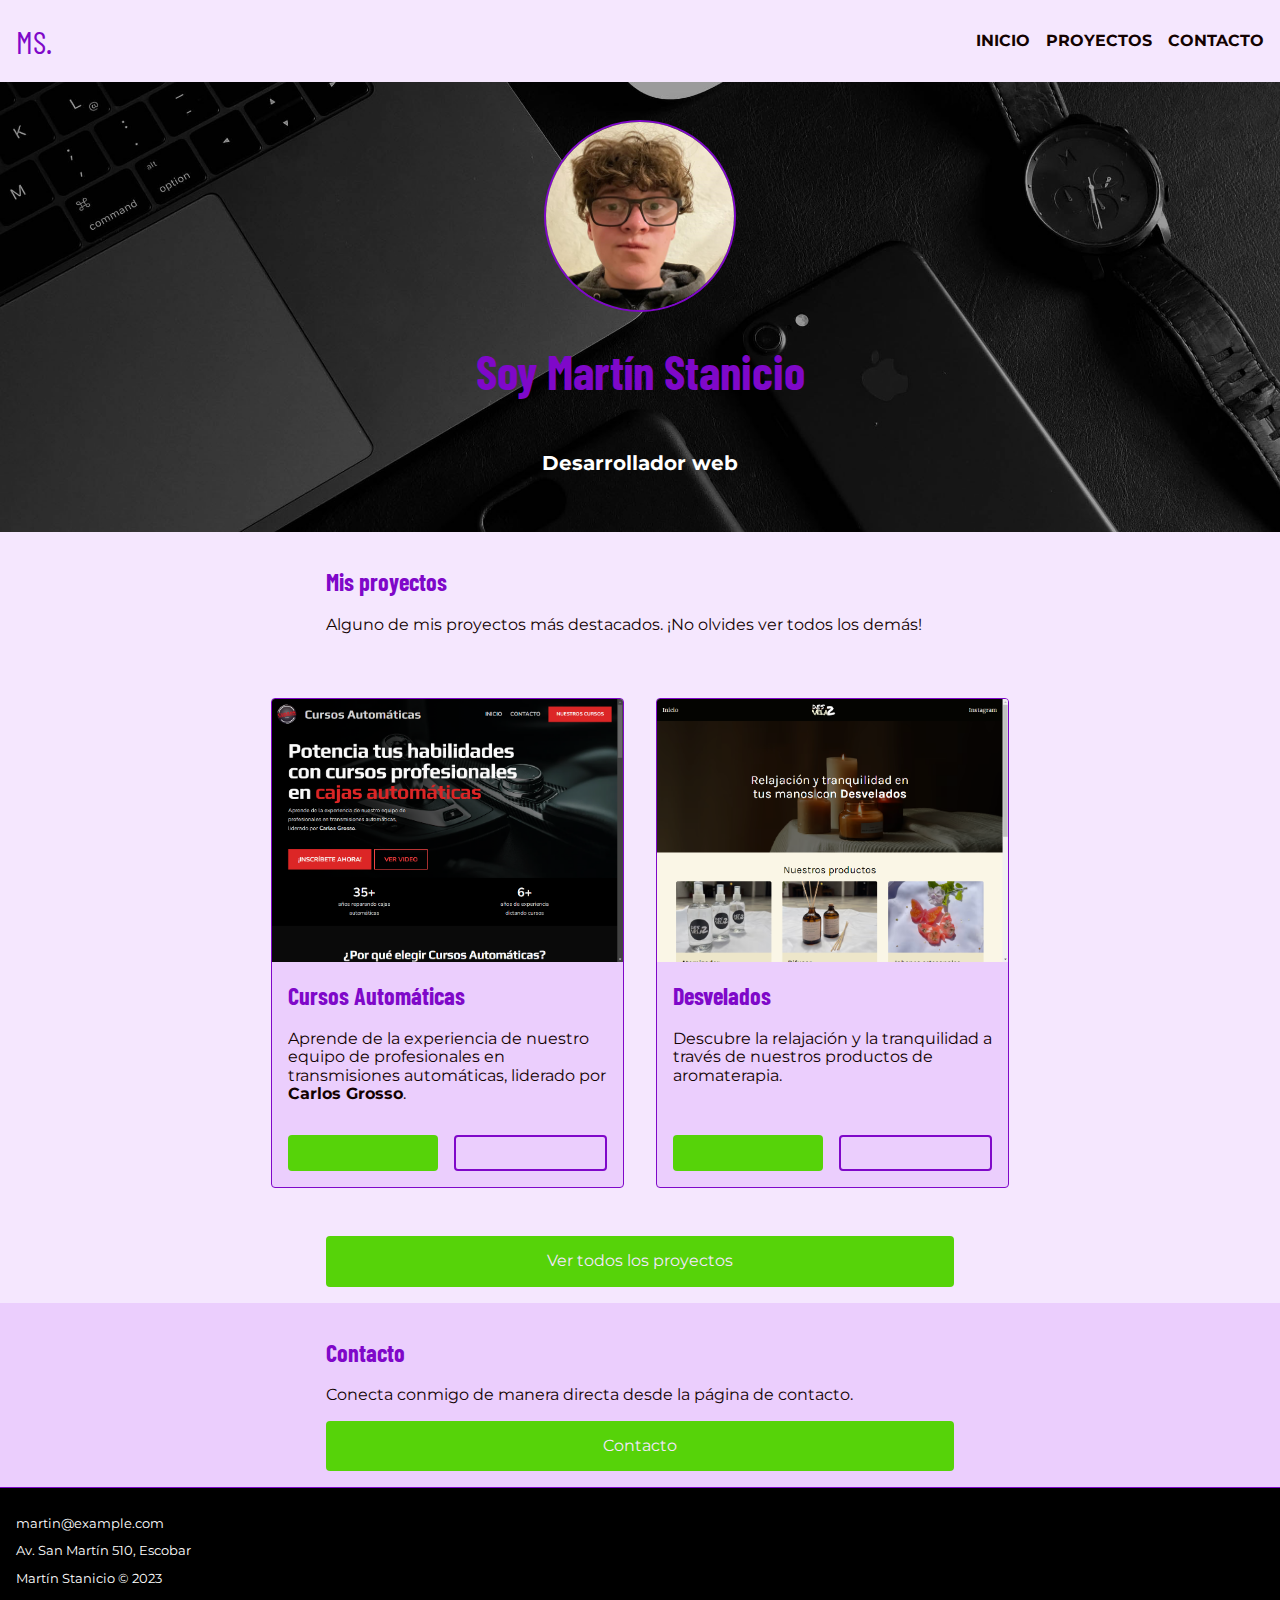
<file: index.html>
<!DOCTYPE html>
<html lang="es">
  <head>
    <title>Martín Stanicio: Portafolio</title>

    <meta charset="UTF-8" />
    <meta name="viewport" content="width=device-width, initial-scale=1.0" />

    <link rel="stylesheet" href="styles/main.css" />
    <link rel="preconnect" href="https://fonts.googleapis.com" />
    <link rel="preconnect" href="https://fonts.gstatic.com" crossorigin />
    <link
      href="https://fonts.googleapis.com/css2?family=Barlow+Condensed&family=Montserrat:wght@400;700&display=swap"
      rel="stylesheet"
    />
    <link
      rel="stylesheet"
      href="https://cdnjs.cloudflare.com/ajax/libs/font-awesome/6.4.2/css/all.min.css"
      integrity="sha512-z3gLpd7yknf1YoNbCzqRKc4qyor8gaKU1qmn+CShxbuBusANI9QpRohGBreCFkKxLhei6S9CQXFEbbKuqLg0DA=="
      crossorigin="anonymous"
      referrerpolicy="no-referrer"
    />

    <script src="script.js" defer></script>
  </head>
  <body>
    <header>
      <a href="/index.html" class="brand">MS.</a>
      <i class="fa-solid fa-bars" id="menu-open"></i>
      <nav>
        <i class="fa-solid fa-xmark" id="menu-close"></i>
        <ul>
          <li><a href="/index.html">Inicio</a></li>
          <li><a href="/proyectos.html">Proyectos</a></li>
          <li><a href="/contacto.html">Contacto</a></li>
        </ul>
      </nav>
    </header>
    <section class="hero">
      <img src="img/profile.jpg" alt="Foto de perfil" />
      <h1>Soy <span>Martín Stanicio</span></h1>
      <p>Desarrollador web</p>
    </section>
    <main>
      <section>
        <div class="container">
          <h2>Mis proyectos</h2>
          <p>
            Alguno de mis proyectos más destacados. ¡No olvides ver todos los
            demás!
          </p>
        </div>
        <div class="card-group">
          <section class="card">
            <img src="img/cursosautomaticas.png" alt="Cursos Automáticas" />
            <div>
              <div>
                <h2>Cursos Automáticas</h2>
                <p>
                  Aprende de la experiencia de nuestro equipo de profesionales
                  en transmisiones automáticas, liderado por
                  <b>Carlos Grosso</b>.
                </p>
              </div>
            </div>
            <div class="button-group">
              <a
                href="https://www.cursosautomaticas.com"
                class="button primary"
              >
                <i class="fa-solid fa-up-right-from-square"></i>
              </a>
              <a
                href="https://github.com/martinstanicio/cursosautomaticas"
                class="button secondary"
              >
                <i class="fa-brands fa-github"></i>
              </a>
            </div>
          </section>
          <section class="card">
            <img
              src="img/desvelados.png"
              alt="Relajación y tranquilidad en tu Manos con Desvelados"
            />
            <div>
              <h2>Desvelados</h2>
              <p>
                Descubre la relajación y la tranquilidad a través de nuestros
                productos de aromaterapia.
              </p>
            </div>
            <div class="button-group">
              <a
                href="https://martinstanicio.github.io/desvelados"
                class="button primary"
              >
                <i class="fa-solid fa-up-right-from-square"></i>
              </a>
              <a
                href="https://github.com/martinstanicio/desvelados"
                class="button secondary"
              >
                <i class="fa-brands fa-github"></i>
              </a>
            </div>
          </section>
        </div>
        <div class="container">
          <a href="/proyectos.html" class="button primary">
            Ver todos los proyectos
          </a>
        </div>
      </section>
      <div class="contact-section">
        <section class="container">
          <h2>Contacto</h2>
          <p>Conecta conmigo de manera directa desde la página de contacto.</p>
          <a href="/contacto.html" class="button primary">Contacto</a>
        </section>
      </div>
    </main>
    <footer>
      <p><a href="mailto:martin@example.com">martin@example.com</a></p>
      <p>Av. San Martín 510, Escobar</p>
      <p>Martín Stanicio &copy; 2023</p>
    </footer>
  </body>
</html>
</file>
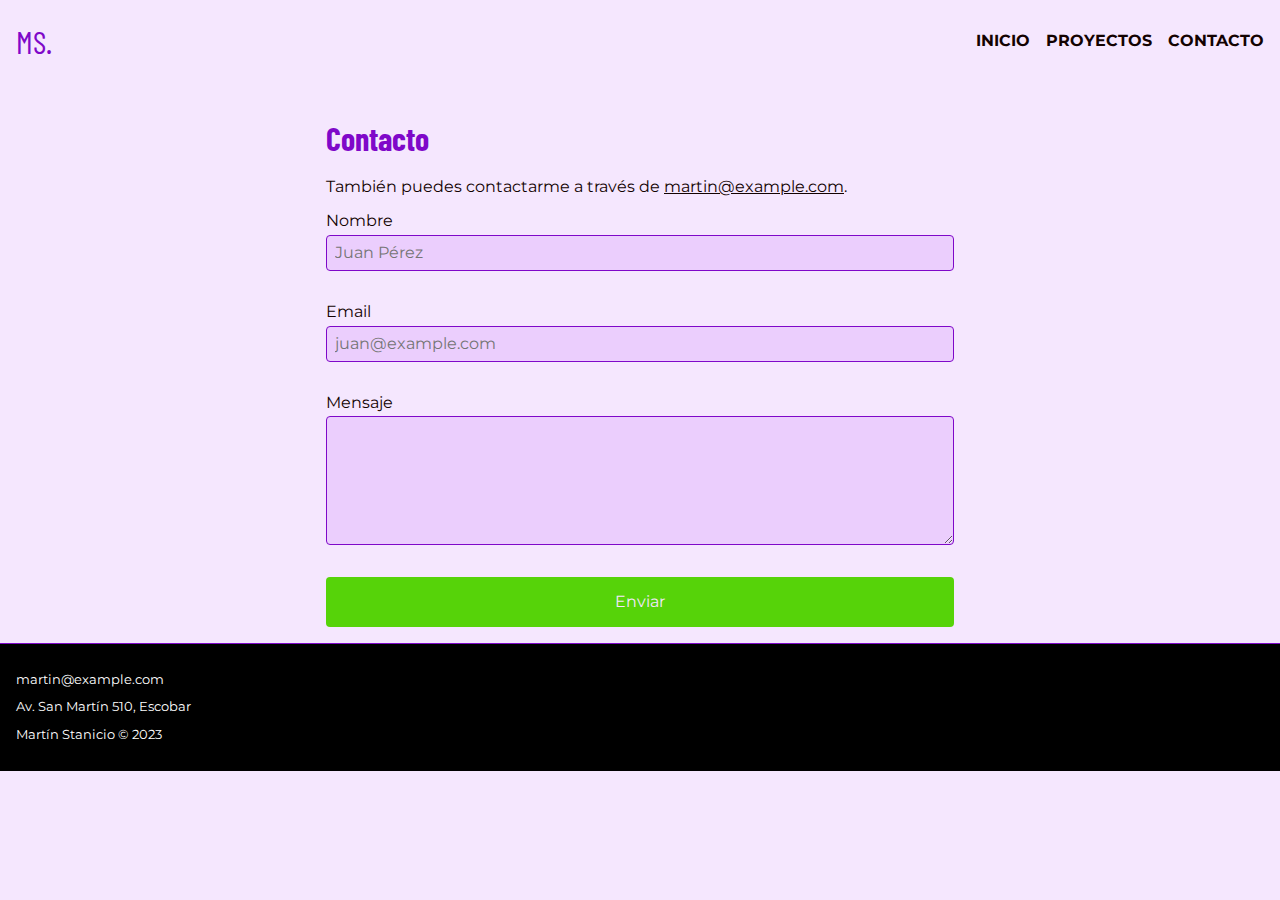
<file: contacto.html>
<!DOCTYPE html>
<html lang="es">
  <head>
    <title>Contacto | Martín Stanicio: Portafolio</title>

    <meta charset="UTF-8" />
    <meta name="viewport" content="width=device-width, initial-scale=1.0" />

    <link rel="stylesheet" href="styles/main.css" />
    <link rel="preconnect" href="https://fonts.googleapis.com" />
    <link rel="preconnect" href="https://fonts.gstatic.com" crossorigin />
    <link
      href="https://fonts.googleapis.com/css2?family=Barlow+Condensed&family=Montserrat:wght@400;700&display=swap"
      rel="stylesheet"
    />
    <link
      rel="stylesheet"
      href="https://cdnjs.cloudflare.com/ajax/libs/font-awesome/6.4.2/css/all.min.css"
      integrity="sha512-z3gLpd7yknf1YoNbCzqRKc4qyor8gaKU1qmn+CShxbuBusANI9QpRohGBreCFkKxLhei6S9CQXFEbbKuqLg0DA=="
      crossorigin="anonymous"
      referrerpolicy="no-referrer"
    />

    <script src="script.js" defer></script>
  </head>
  <body>
    <header>
      <a href="/index.html" class="brand">MS.</a>
      <i class="fa-solid fa-bars" id="menu-open"></i>
      <nav>
        <i class="fa-solid fa-xmark" id="menu-close"></i>
        <ul>
          <li><a href="/index.html">Inicio</a></li>
          <li><a href="/proyectos.html">Proyectos</a></li>
          <li><a href="/contacto.html">Contacto</a></li>
        </ul>
      </nav>
    </header>
    <main class="container">
      <h1>Contacto</h1>
      <p>
        También puedes contactarme a través de
        <a href="mailto:martin@example.com">martin@example.com</a>.
      </p>
      <form>
        <div class="field">
          <label for="name">Nombre</label>
          <input type="text" id="name" placeholder="Juan Pérez" required />
        </div>
        <div class="field">
          <label for="email">Email</label>
          <input
            type="email"
            id="email"
            placeholder="juan@example.com"
            required
          />
        </div>
        <div class="field">
          <label for="message">Mensaje</label>
          <textarea id="message" rows="6" required></textarea>
        </div>

        <input type="submit" value="Enviar" class="button primary" />
      </form>
    </main>
    <footer>
      <p><a href="mailto:martin@example.com">martin@example.com</a></p>
      <p>Av. San Martín 510, Escobar</p>
      <p>Martín Stanicio &copy; 2023</p>
    </footer>
  </body>
</html>
</file>
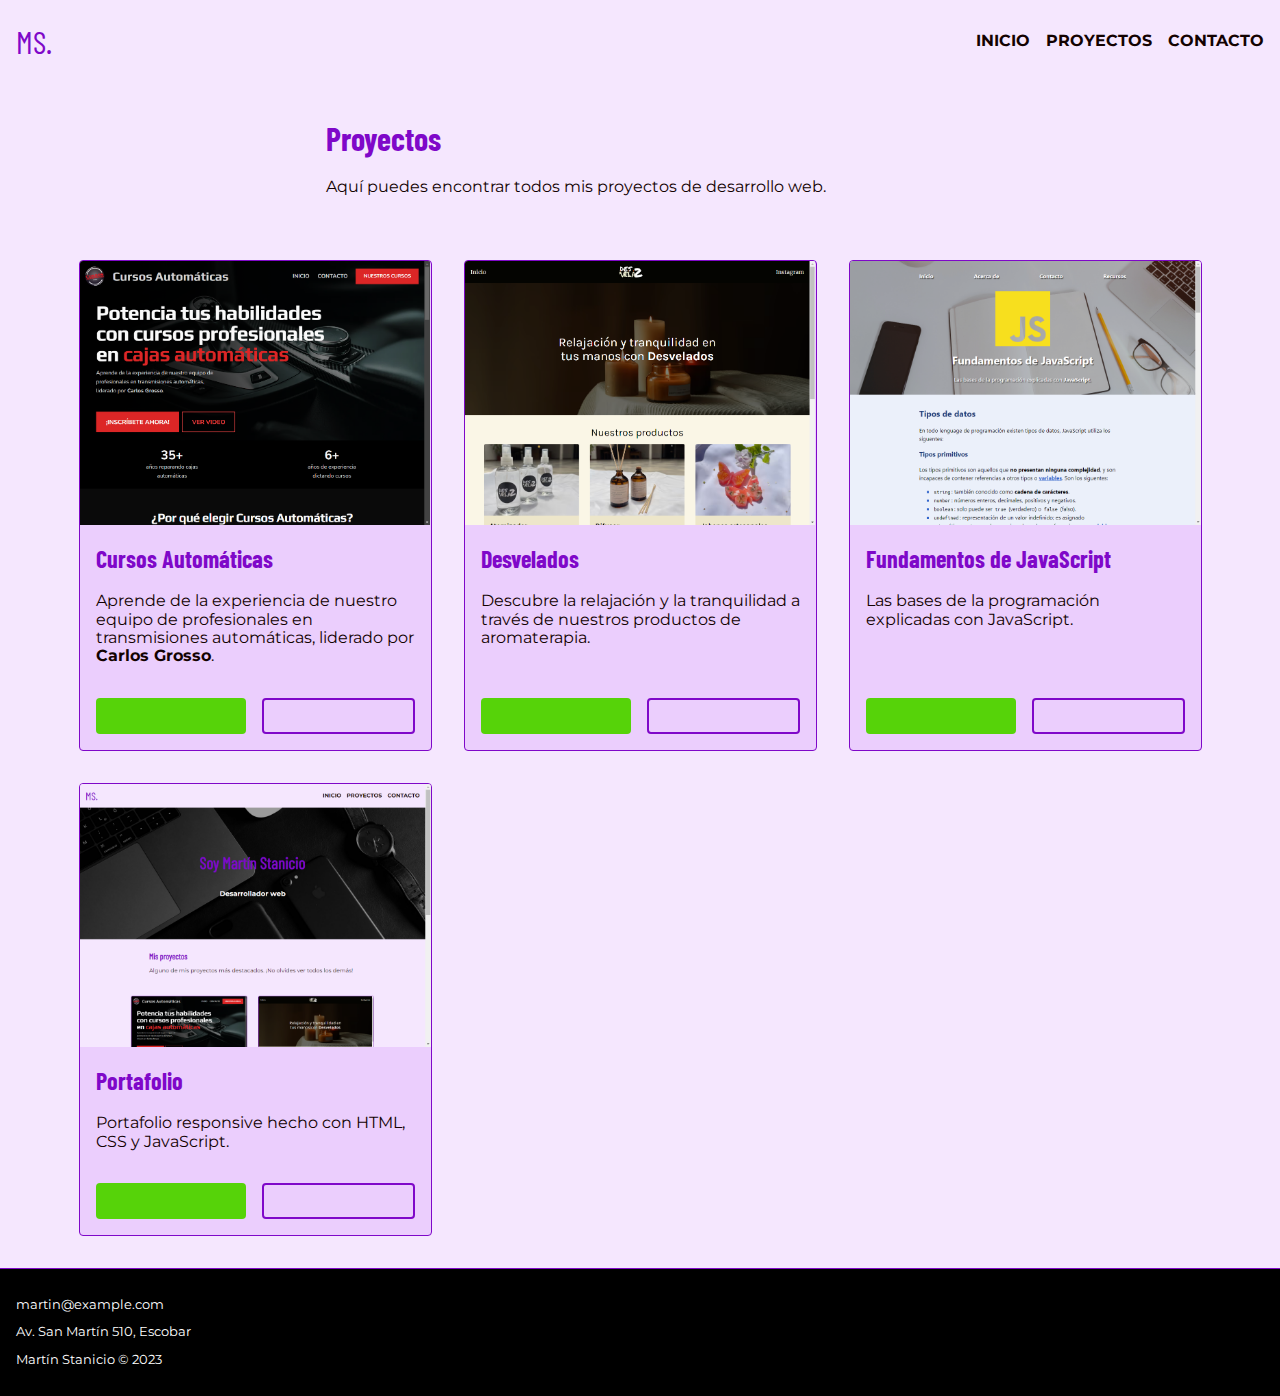
<file: proyectos.html>
<!DOCTYPE html>
<html lang="es">
  <head>
    <title>Proyectos | Martín Stanicio: Portafolio</title>

    <meta charset="UTF-8" />
    <meta name="viewport" content="width=device-width, initial-scale=1.0" />

    <link rel="stylesheet" href="styles/main.css" />
    <link rel="preconnect" href="https://fonts.googleapis.com" />
    <link rel="preconnect" href="https://fonts.gstatic.com" crossorigin />
    <link
      href="https://fonts.googleapis.com/css2?family=Barlow+Condensed&family=Montserrat:wght@400;700&display=swap"
      rel="stylesheet"
    />
    <link
      rel="stylesheet"
      href="https://cdnjs.cloudflare.com/ajax/libs/font-awesome/6.4.2/css/all.min.css"
      integrity="sha512-z3gLpd7yknf1YoNbCzqRKc4qyor8gaKU1qmn+CShxbuBusANI9QpRohGBreCFkKxLhei6S9CQXFEbbKuqLg0DA=="
      crossorigin="anonymous"
      referrerpolicy="no-referrer"
    />

    <script src="script.js" defer></script>
  </head>
  <body>
    <header>
      <a href="/index.html" class="brand">MS.</a>
      <i class="fa-solid fa-bars" id="menu-open"></i>
      <nav>
        <i class="fa-solid fa-xmark" id="menu-close"></i>
        <ul>
          <li><a href="/index.html">Inicio</a></li>
          <li><a href="/proyectos.html">Proyectos</a></li>
          <li><a href="/contacto.html">Contacto</a></li>
        </ul>
      </nav>
    </header>
    <main>
      <section class="container">
        <h1>Proyectos</h1>
        <p>Aquí puedes encontrar todos mis proyectos de desarrollo web.</p>
      </section>
      <div class="card-group">
        <section class="card">
          <img
            src="img/cursosautomaticas.png"
            alt="Potencia tus habilidades con cursos profesionales en caja automáticas"
          />
          <div>
            <div>
              <h2>Cursos Automáticas</h2>
              <p>
                Aprende de la experiencia de nuestro equipo de profesionales en
                transmisiones automáticas, liderado por <b>Carlos Grosso</b>.
              </p>
            </div>
          </div>
          <div class="button-group">
            <a href="https://www.cursosautomaticas.com" class="button primary">
              <i class="fa-solid fa-up-right-from-square"></i>
            </a>
            <a
              href="https://github.com/martinstanicio/cursosautomaticas"
              class="button secondary"
            >
              <i class="fa-brands fa-github"></i>
            </a>
          </div>
        </section>
        <section class="card">
          <img
            src="img/desvelados.png"
            alt="Relajación y tranquilidad en tu Manos con Desvelados"
          />
          <div>
            <h2>Desvelados</h2>
            <p>
              Descubre la relajación y la tranquilidad a través de nuestros
              productos de aromaterapia.
            </p>
          </div>
          <div class="button-group">
            <a
              href="https://martinstanicio.github.io/desvelados"
              class="button primary"
            >
              <i class="fa-solid fa-up-right-from-square"></i>
            </a>
            <a
              href="https://github.com/martinstanicio/desvelados"
              class="button secondary"
            >
              <i class="fa-brands fa-github"></i>
            </a>
          </div>
        </section>
        <section class="card">
          <img
            src="img/fundamentos-de-js.png"
            alt="Las bases de la programación explicadas con JavaScript"
          />
          <div>
            <h2>Fundamentos de JavaScript</h2>
            <p>Las bases de la programación explicadas con JavaScript.</p>
          </div>
          <div class="button-group">
            <a
              href="https://martinstanicio.github.io/fundamentos-de-js"
              class="button primary"
            >
              <i class="fa-solid fa-up-right-from-square"></i>
            </a>
            <a
              href="https://github.com/martinstanicio/fundamentos-de-js"
              class="button secondary"
            >
              <i class="fa-brands fa-github"></i>
            </a>
          </div>
        </section>
        <section class="card">
          <img
            src="img/primeros-pasos-del-desarrollo-frontend.png"
            alt="Portafolio responsive hecho con HTML, CSS y JavaScript"
          />
          <div>
            <h2>Portafolio</h2>
            <p>Portafolio responsive hecho con HTML, CSS y JavaScript.</p>
          </div>
          <div class="button-group">
            <a
              href="https://martinstanicio.github.io/primeros-pasos-del-desarrollo-frontend"
              class="button primary"
            >
              <i class="fa-solid fa-up-right-from-square"></i>
            </a>
            <a
              href="https://github.com/martinstanicio/primeros-pasos-del-desarrollo-frontend"
              class="button secondary"
            >
              <i class="fa-brands fa-github"></i>
            </a>
          </div>
        </section>
      </div>
    </main>
    <footer>
      <p><a href="mailto:martin@example.com">martin@example.com</a></p>
      <p>Av. San Martín 510, Escobar</p>
      <p>Martín Stanicio &copy; 2023</p>
    </footer>
  </body>
</html>
</file>
<file: styles/main.css>
@import "normalize.css";
@import "base.css";
@import "variables.css";
@import "layout.css";
@import "components.css";
@import "header.css";
@import "footer.css";
@import "forms.css";
@import "homepage.css";
@import "projects.css";
</file>
